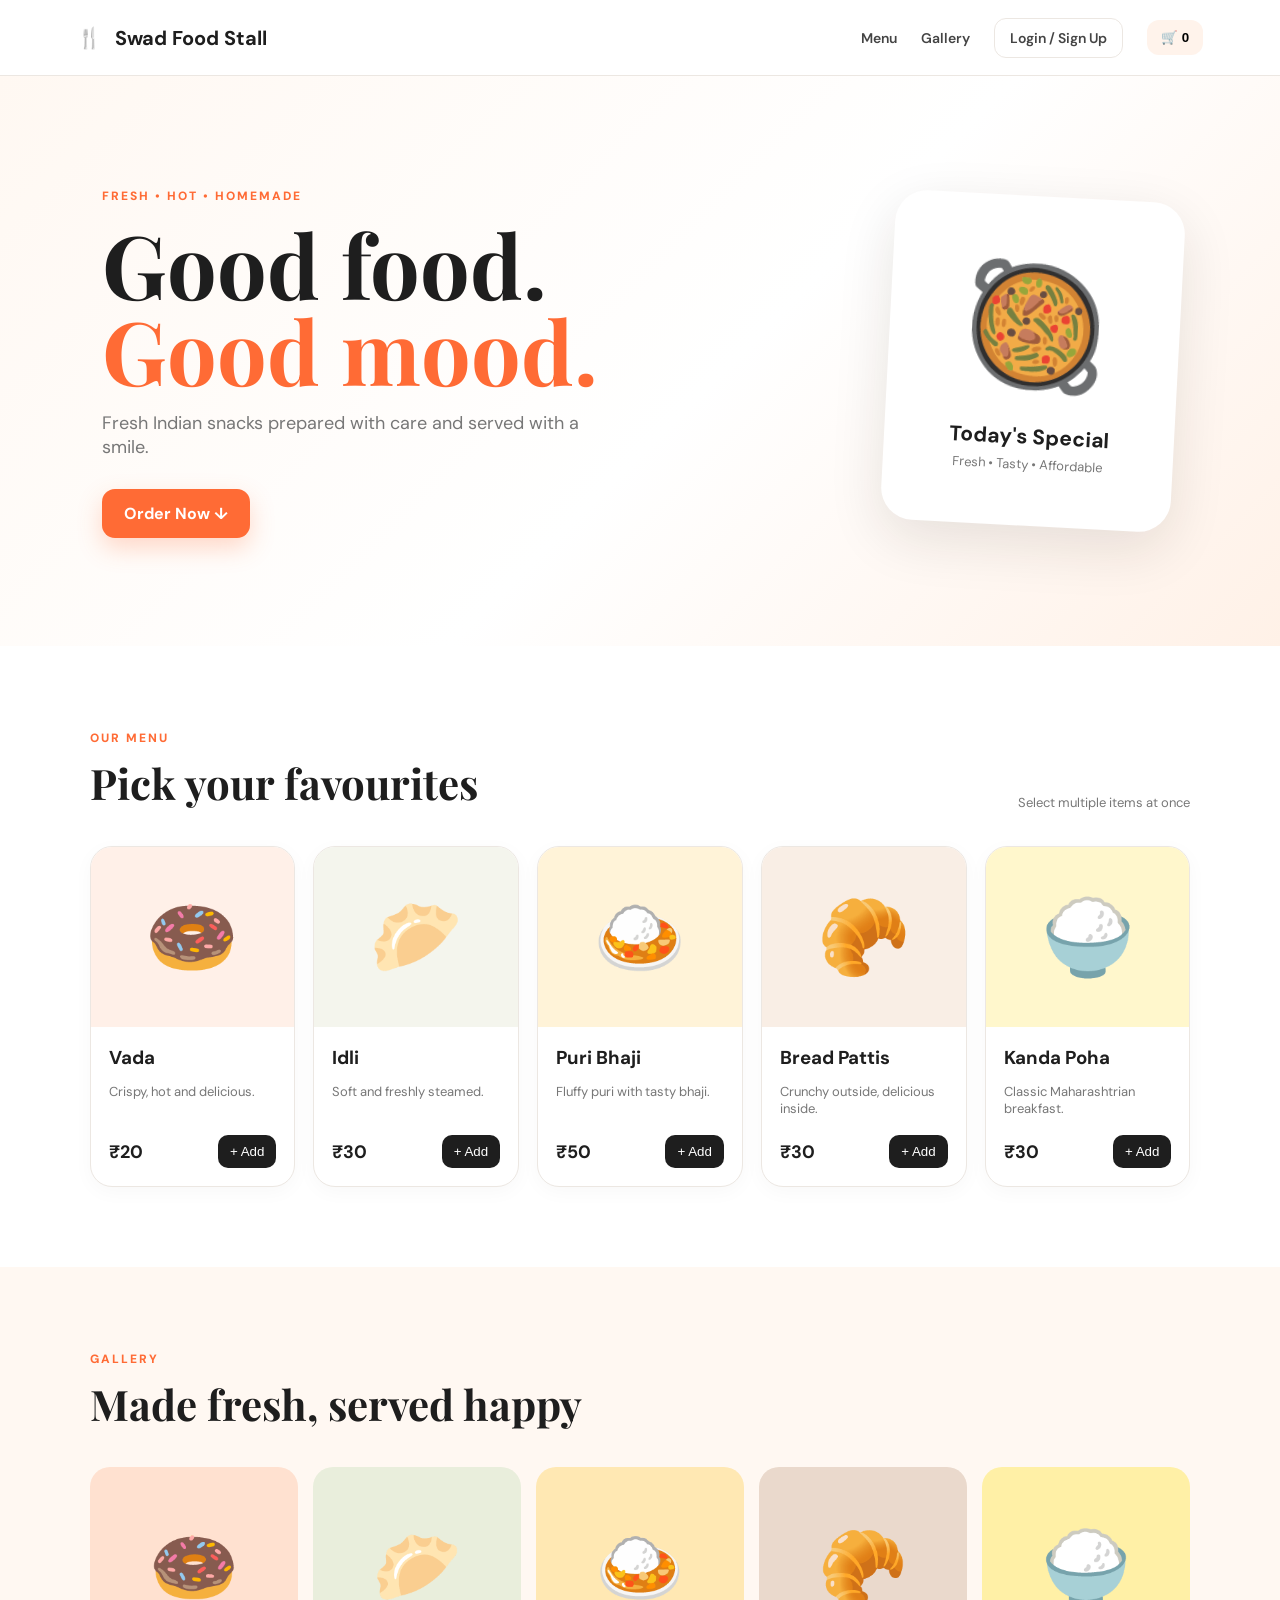
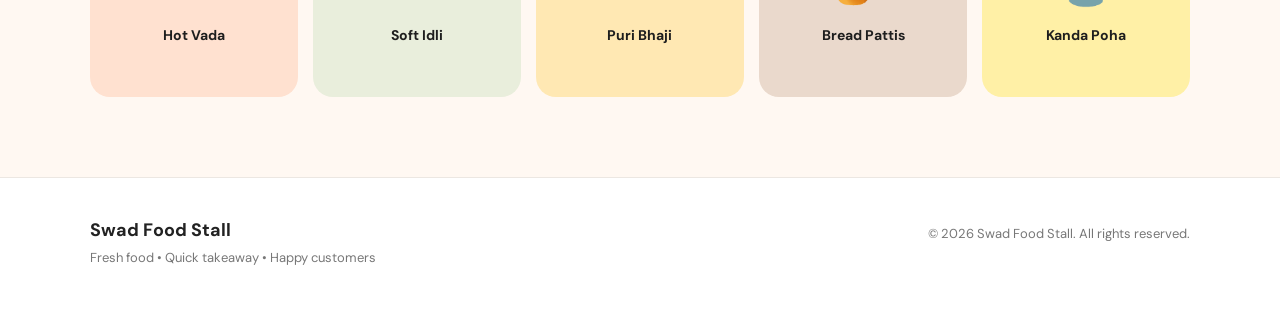
<file: index.html>
<!DOCTYPE html>
<html lang="en">
<head>
  <meta charset="UTF-8">
  <meta name="viewport" content="width=device-width, initial-scale=1.0">
  <meta name="description" content="Fresh, tasty and affordable snacks from our local food stall. Order Vada, Idli, Puri Bhaji, Bread Pattis and Kanda Poha.">
  <meta name="keywords" content="food stall, vada, idli, puri bhaji, bread pattis, kanda poha, takeaway">
  <meta name="theme-color" content="#ff6b35">
  <title>Swad Food Stall | Fresh & Tasty</title>
  <link rel="stylesheet" href="style.css">
</head>
<body>
  <header class="navbar">
    <a class="brand" href="index.html"><span>🍴</span> Swad Food Stall</a>
    <nav>
      <a href="#menu">Menu</a>
      <a href="#gallery">Gallery</a>
      <a href="auth.html" class="login-link">Login / Sign Up</a>
      <button class="cart-btn" onclick="openCart()">🛒 <span id="cartCount">0</span></button>
    </nav>
  </header>

  <main>
    <section class="hero">
      <div class="hero-content">
        <span class="eyebrow">FRESH • HOT • HOMEMADE</span>
        <h1>Good food.<br><span>Good mood.</span></h1>
        <p>Fresh Indian snacks prepared with care and served with a smile.</p>
        <a href="#menu" class="primary-btn">Order Now ↓</a>
      </div>
      <div class="hero-card">
        <div class="hero-food">🥘</div>
        <strong>Today's Special</strong>
        <span>Fresh • Tasty • Affordable</span>
      </div>
    </section>

    <section id="menu" class="section">
      <div class="section-heading">
        <div>
          <span class="eyebrow">OUR MENU</span>
          <h2>Pick your favourites</h2>
        </div>
        <span class="selection-note">Select multiple items at once</span>
      </div>

      <div class="food-grid">
        <article class="food-card">
          <div class="food-img vada">🍩</div>
          <div class="food-info"><h3>Vada</h3><p>Crispy, hot and delicious.</p><div class="price-row"><b>₹20</b><button onclick="addToCart('Vada',20)">+ Add</button></div></div>
        </article>
        <article class="food-card">
          <div class="food-img idli">🥟</div>
          <div class="food-info"><h3>Idli</h3><p>Soft and freshly steamed.</p><div class="price-row"><b>₹30</b><button onclick="addToCart('Idli',30)">+ Add</button></div></div>
        </article>
        <article class="food-card">
          <div class="food-img puri">🍛</div>
          <div class="food-info"><h3>Puri Bhaji</h3><p>Fluffy puri with tasty bhaji.</p><div class="price-row"><b>₹50</b><button onclick="addToCart('Puri Bhaji',50)">+ Add</button></div></div>
        </article>
        <article class="food-card">
          <div class="food-img pattis">🥐</div>
          <div class="food-info"><h3>Bread Pattis</h3><p>Crunchy outside, delicious inside.</p><div class="price-row"><b>₹30</b><button onclick="addToCart('Bread Pattis',30)">+ Add</button></div></div>
        </article>
        <article class="food-card">
          <div class="food-img poha">🍚</div>
          <div class="food-info"><h3>Kanda Poha</h3><p>Classic Maharashtrian breakfast.</p><div class="price-row"><b>₹30</b><button onclick="addToCart('Kanda Poha',30)">+ Add</button></div></div>
        </article>
      </div>
    </section>

    <section id="gallery" class="section gallery-section">
      <div class="section-heading"><div><span class="eyebrow">GALLERY</span><h2>Made fresh, served happy</h2></div></div>
      <div class="gallery">
        <div class="gallery-item g1"><span>🍩</span><small>Hot Vada</small></div>
        <div class="gallery-item g2"><span>🥟</span><small>Soft Idli</small></div>
        <div class="gallery-item g3"><span>🍛</span><small>Puri Bhaji</small></div>
        <div class="gallery-item g4"><span>🥐</span><small>Bread Pattis</small></div>
        <div class="gallery-item g5"><span>🍚</span><small>Kanda Poha</small></div>
      </div>
    </section>
  </main>

  <footer>
    <div><strong>Swad Food Stall</strong><p>Fresh food • Quick takeaway • Happy customers</p></div>
    <p>© 2026 Swad Food Stall. All rights reserved.</p>
  </footer>

  <div id="cartModal" class="modal">
    <div class="modal-box">
      <button class="close" onclick="closeCart()">×</button>
      <span class="eyebrow">YOUR ORDER</span>
      <h2>Your cart</h2>
      <div id="cartItems"></div>
      <div class="total-line"><span>Total</span><strong id="cartTotal">₹0</strong></div>
      <button class="primary-btn full" onclick="goToCheckout()">Continue to Confirm Order</button>
    </div>
  </div>

  <script src="script.js"></script>
</body>
</html>
</file>
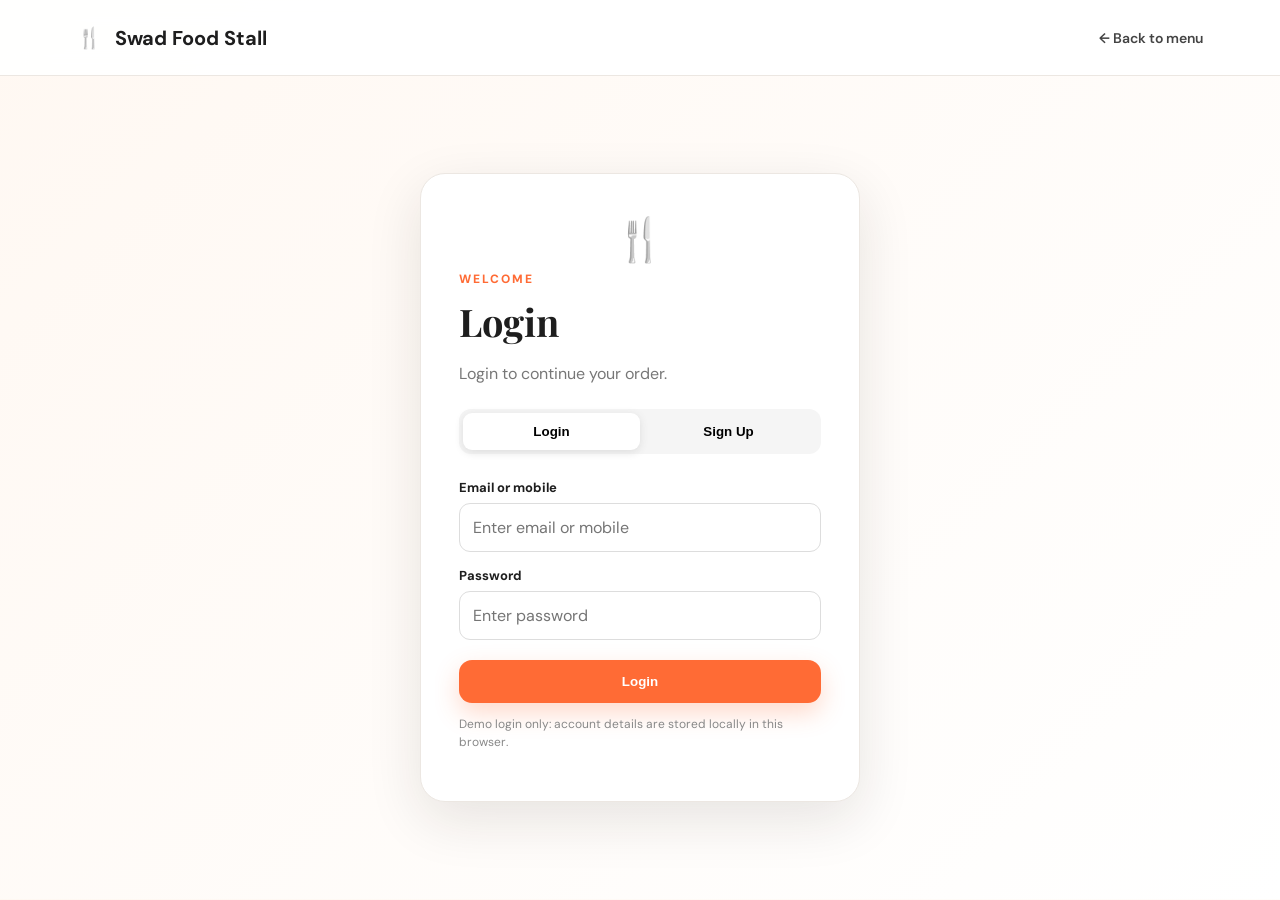
<file: auth.html>
<!DOCTYPE html>
<html lang="en">
<head>
  <meta charset="UTF-8">
  <meta name="viewport" content="width=device-width, initial-scale=1.0">
  <meta name="description" content="Login or create your Swad Food Stall account.">
  <title>Login / Sign Up | Swad Food Stall</title>
  <link rel="stylesheet" href="style.css">
</head>
<body class="auth-page">
  <header class="navbar">
    <a class="brand" href="index.html"><span>🍴</span> Swad Food Stall</a>
    <a href="index.html" class="back-link">← Back to menu</a>
  </header>
  <main class="auth-wrap">
    <div class="auth-card">
      <div class="auth-logo">🍴</div>
      <span class="eyebrow">WELCOME</span>
      <h1 id="authTitle">Login</h1>
      <p id="authSub">Login to continue your order.</p>

      <div class="tabs">
        <button class="active" id="loginTab" onclick="showLogin()">Login</button>
        <button id="signupTab" onclick="showSignup()">Sign Up</button>
      </div>

      <form id="loginForm" onsubmit="loginUser(event)">
        <label>Email or mobile</label>
        <input id="loginId" required placeholder="Enter email or mobile">
        <label>Password</label>
        <input id="loginPassword" type="password" required minlength="4" placeholder="Enter password">
        <button class="primary-btn full" type="submit">Login</button>
      </form>

      <form id="signupForm" class="hidden" onsubmit="signupUser(event)">
        <label>Full name</label>
        <input id="signupName" required placeholder="Your name">
        <label>Mobile number</label>
        <input id="signupPhone" required pattern="[0-9]{10}" placeholder="10-digit mobile">
        <label>Email</label>
        <input id="signupEmail" type="email" required placeholder="you@example.com">
        <label>Password</label>
        <input id="signupPassword" type="password" required minlength="4" placeholder="Create password">
        <button class="primary-btn full" type="submit">Create Account</button>
      </form>
      <p class="small-note">Demo login only: account details are stored locally in this browser.</p>
    </div>
  </main>
  <script src="script.js"></script>
</body>
</html>
</file>
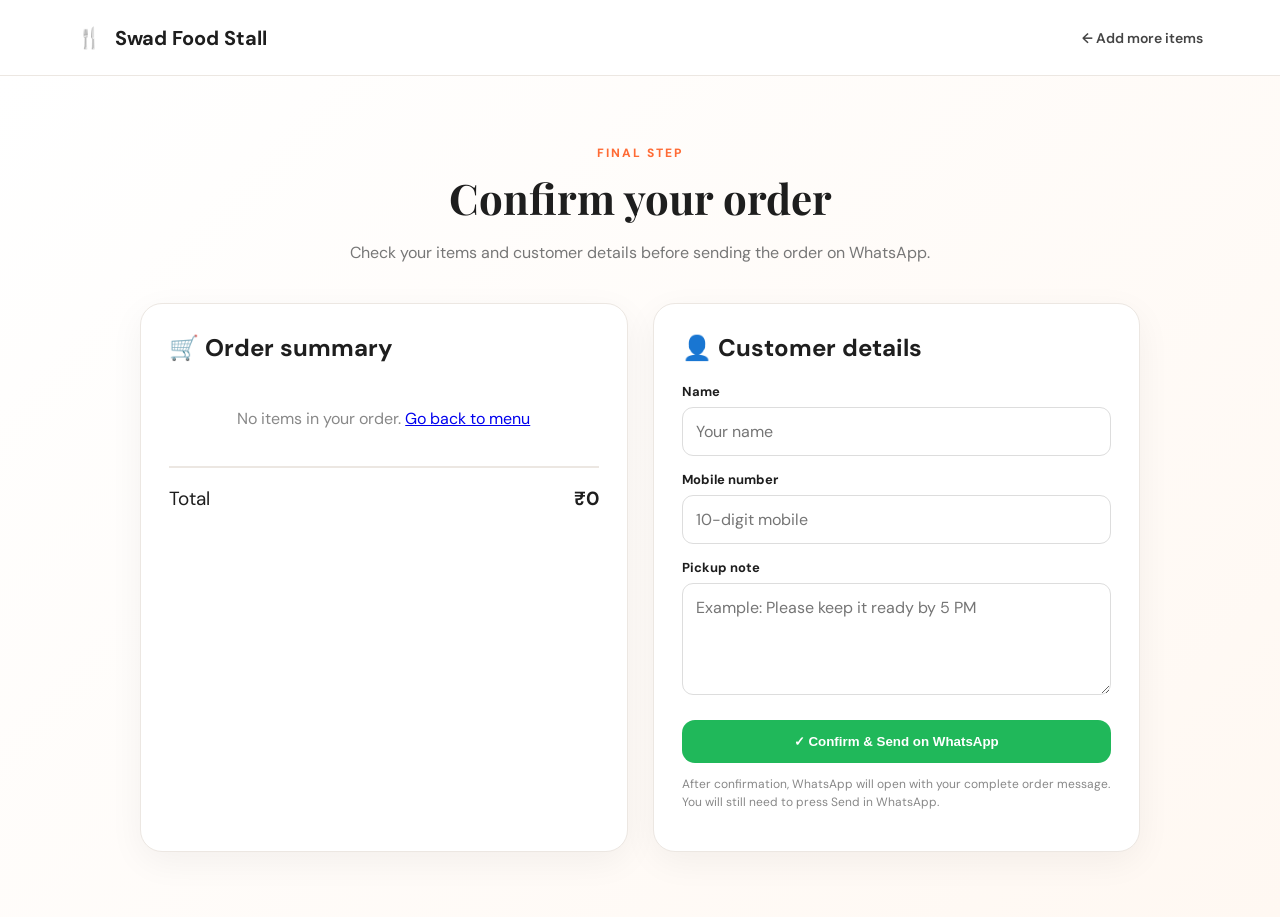
<file: confirm.html>
<!DOCTYPE html>
<html lang="en">
<head>
  <meta charset="UTF-8">
  <meta name="viewport" content="width=device-width, initial-scale=1.0">
  <meta name="description" content="Confirm your Swad Food Stall takeaway order.">
  <title>Confirm Order | Swad Food Stall</title>
  <link rel="stylesheet" href="style.css">
</head>
<body>
  <header class="navbar">
    <a class="brand" href="index.html"><span>🍴</span> Swad Food Stall</a>
    <a href="index.html" class="back-link">← Add more items</a>
  </header>

  <main class="confirm-wrap">
    <div class="confirm-head">
      <span class="eyebrow">FINAL STEP</span>
      <h1>Confirm your order</h1>
      <p>Check your items and customer details before sending the order on WhatsApp.</p>
    </div>

    <div class="confirm-grid">
      <section class="summary-card">
        <h2>🛒 Order summary</h2>
        <div id="confirmItems"></div>
        <div class="total-line"><span>Total</span><strong id="confirmTotal">₹0</strong></div>
      </section>

      <section class="summary-card">
        <h2>👤 Customer details</h2>
        <form onsubmit="confirmOrder(event)">
          <label>Name</label>
          <input id="customerName" required placeholder="Your name">
          <label>Mobile number</label>
          <input id="customerPhone" required pattern="[0-9]{10}" placeholder="10-digit mobile">
          <label>Pickup note</label>
          <textarea id="pickupNote" rows="4" placeholder="Example: Please keep it ready by 5 PM"></textarea>
          <button class="whatsapp-btn full" type="submit">✓ Confirm & Send on WhatsApp</button>
        </form>
        <p class="small-note">After confirmation, WhatsApp will open with your complete order message. You will still need to press Send in WhatsApp.</p>
      </section>
    </div>
  </main>
  <script src="script.js"></script>
</body>
</html>
</file>
<file: style.css>
@import url('https://fonts.googleapis.com/css2?family=DM+Sans:wght@400;500;600;700&family=Playfair+Display:wght@600;700&display=swap');

:root{--orange:#ff6b35;--orange2:#ff914d;--ink:#1e1e1e;--muted:#777;--cream:#fff8f2;--white:#fff;--line:#ece7e2;--shadow:0 18px 55px rgba(39,28,20,.11)}
*{box-sizing:border-box}html{scroll-behavior:smooth}body{margin:0;font-family:"DM Sans",sans-serif;color:var(--ink);background:#fff}.navbar{height:76px;display:flex;align-items:center;justify-content:space-between;padding:0 6%;border-bottom:1px solid var(--line);background:rgba(255,255,255,.92);backdrop-filter:blur(12px);position:sticky;top:0;z-index:20}.brand{text-decoration:none;color:var(--ink);font-weight:700;font-size:20px}.brand span{margin-right:8px}.navbar nav{display:flex;gap:24px;align-items:center}.navbar nav a,.back-link{color:#444;text-decoration:none;font-weight:600;font-size:14px}.login-link{border:1px solid var(--line);padding:10px 15px;border-radius:12px}.cart-btn{border:0;background:#fff3eb;padding:10px 14px;border-radius:12px;font-weight:700;cursor:pointer}.hero{min-height:570px;padding:80px 8%;display:flex;align-items:center;justify-content:space-between;background:linear-gradient(135deg,#fff8f2,#fff 55%,#fff1e7);overflow:hidden}.hero-content{max-width:650px;animation:rise .8s ease}.eyebrow{font-size:12px;letter-spacing:2px;color:var(--orange);font-weight:800}.hero h1{font-family:"Playfair Display",serif;font-size:clamp(52px,7vw,88px);line-height:.98;margin:16px 0}.hero h1 span{color:var(--orange)}.hero p{font-size:18px;color:var(--muted);max-width:520px;margin-bottom:30px}.primary-btn{display:inline-block;background:var(--orange);color:white;text-decoration:none;border:0;border-radius:13px;padding:14px 22px;font-weight:700;cursor:pointer;box-shadow:0 10px 25px rgba(255,107,53,.25);transition:.25s}.primary-btn:hover,.whatsapp-btn:hover{transform:translateY(-2px);box-shadow:0 14px 30px rgba(255,107,53,.3)}.hero-card{width:290px;height:330px;border-radius:32px;background:#fff;box-shadow:var(--shadow);display:flex;flex-direction:column;align-items:center;justify-content:center;transform:rotate(3deg);animation:float 4s ease-in-out infinite}.hero-food{font-size:120px;margin-bottom:18px}.hero-card strong{font-size:21px}.hero-card span{color:var(--muted);font-size:13px;margin-top:5px}.section{padding:80px 7%}.section-heading{display:flex;justify-content:space-between;align-items:end;margin-bottom:35px}.section-heading h2,.confirm-head h1{font-family:"Playfair Display",serif;font-size:42px;margin:8px 0 0}.selection-note{color:var(--muted);font-size:13px}.food-grid{display:grid;grid-template-columns:repeat(5,1fr);gap:18px}.food-card{background:#fff;border:1px solid var(--line);border-radius:22px;overflow:hidden;transition:.3s;box-shadow:0 5px 20px rgba(0,0,0,.03)}.food-card:hover{transform:translateY(-7px);box-shadow:var(--shadow)}.food-img{height:180px;display:flex;align-items:center;justify-content:center;font-size:75px}.vada{background:#fff0e8}.idli{background:#f4f5ed}.puri{background:#fff3d8}.pattis{background:#f9eee5}.poha{background:#fff7cc}.food-info{padding:18px}.food-info h3{margin:0 0 5px}.food-info p{color:var(--muted);font-size:13px;min-height:38px}.price-row{display:flex;justify-content:space-between;align-items:center;margin-top:14px}.price-row b{font-size:18px}.price-row button{border:0;background:#1e1e1e;color:white;padding:9px 12px;border-radius:10px;cursor:pointer}.gallery-section{background:var(--cream)}.gallery{display:grid;grid-template-columns:repeat(5,1fr);gap:15px}.gallery-item{height:230px;border-radius:20px;display:flex;flex-direction:column;align-items:center;justify-content:center;font-size:72px;transition:.3s}.gallery-item:hover{transform:scale(1.03)}.gallery-item small{font-size:14px;font-weight:700;margin-top:12px}.g1{background:#ffe1d0}.g2{background:#e9eedc}.g3{background:#ffe8b3}.g4{background:#ead9cc}.g5{background:#fff0a6}footer{padding:40px 7%;display:flex;justify-content:space-between;color:#777;border-top:1px solid var(--line);font-size:13px}footer strong{color:#222;font-size:18px}footer p{margin:7px 0}.modal{display:none;position:fixed;inset:0;background:rgba(0,0,0,.45);z-index:50;padding:20px}.modal.show{display:flex;align-items:center;justify-content:center}.modal-box{background:white;width:min(520px,100%);max-height:85vh;overflow:auto;border-radius:25px;padding:30px;position:relative;animation:rise .3s ease}.close{position:absolute;right:20px;top:15px;border:0;background:#f4f4f4;border-radius:50%;width:34px;height:34px;font-size:22px;cursor:pointer}.cart-row{display:flex;justify-content:space-between;align-items:center;border-bottom:1px solid var(--line);padding:15px 0}.qty button{border:0;background:#f3f3f3;width:30px;height:30px;border-radius:8px;cursor:pointer}.qty span{display:inline-block;width:28px;text-align:center}.total-line{display:flex;justify-content:space-between;font-size:19px;border-top:2px solid var(--line);padding-top:18px;margin-top:12px}.full{width:100%;text-align:center;margin-top:20px}.auth-page{background:linear-gradient(135deg,#fff8f2,#fff)}.auth-wrap{min-height:calc(100vh - 77px);display:flex;align-items:center;justify-content:center;padding:35px}.auth-card{background:#fff;width:min(440px,100%);padding:38px;border:1px solid var(--line);border-radius:25px;box-shadow:var(--shadow)}.auth-logo{text-align:center;font-size:42px}.auth-card h1{font-family:"Playfair Display",serif;font-size:38px;margin:8px 0}.auth-card>p{color:var(--muted)}.tabs{display:grid;grid-template-columns:1fr 1fr;background:#f5f5f5;border-radius:12px;padding:4px;margin:25px 0}.tabs button{border:0;background:transparent;padding:11px;border-radius:9px;font-weight:700;cursor:pointer}.tabs button.active{background:#fff;box-shadow:0 2px 8px #ddd}label{display:block;font-size:13px;font-weight:700;margin:15px 0 7px}input,textarea{width:100%;padding:13px;border:1px solid #ddd;border-radius:11px;font:inherit;outline:none}input:focus,textarea:focus{border-color:var(--orange)}.hidden{display:none}.small-note{font-size:12px;color:#888!important;line-height:1.5}.confirm-wrap{padding:65px 7%;min-height:calc(100vh - 77px);background:linear-gradient(135deg,#fff,#fff8f2)}.confirm-head{text-align:center;margin-bottom:40px}.confirm-head p{color:var(--muted)}.confirm-grid{display:grid;grid-template-columns:1fr 1fr;gap:25px;max-width:1000px;margin:auto}.summary-card{background:#fff;border:1px solid var(--line);border-radius:22px;padding:28px;box-shadow:0 10px 35px rgba(0,0,0,.05)}.summary-card h2{margin-top:0}.whatsapp-btn{background:#20b85a;color:white;border:0;border-radius:13px;padding:14px 20px;font-weight:800;cursor:pointer;transition:.25s}.empty{text-align:center;color:#888;padding:25px}

@keyframes rise{from{opacity:0;transform:translateY(25px)}to{opacity:1;transform:translateY(0)}}@keyframes float{0%,100%{transform:rotate(3deg) translateY(0)}50%{transform:rotate(3deg) translateY(-10px)}}
@media(max-width:1000px){.food-grid{grid-template-columns:repeat(3,1fr)}.gallery{grid-template-columns:repeat(3,1fr)}.hero{gap:35px}.confirm-grid{grid-template-columns:1fr}}
@media(max-width:700px){.navbar{padding:0 5%;height:68px}.navbar nav a:not(.login-link){display:none}.hero{padding:60px 7%;min-height:auto}.hero-card{display:none}.section{padding:60px 5%}.section-heading{display:block}.selection-note{display:block;margin-top:10px}.food-grid{grid-template-columns:1fr 1fr}.gallery{grid-template-columns:1fr 1fr}.gallery-item{height:180px;font-size:55px}footer{display:block}.auth-wrap{padding:20px}.auth-card{padding:25px}.confirm-wrap{padding:45px 5%}}
@media(max-width:430px){.food-grid{grid-template-columns:1fr}.gallery{grid-template-columns:1fr 1fr}.brand{font-size:17px}.login-link{padding:8px 10px!important;font-size:12px!important}}
</file>
